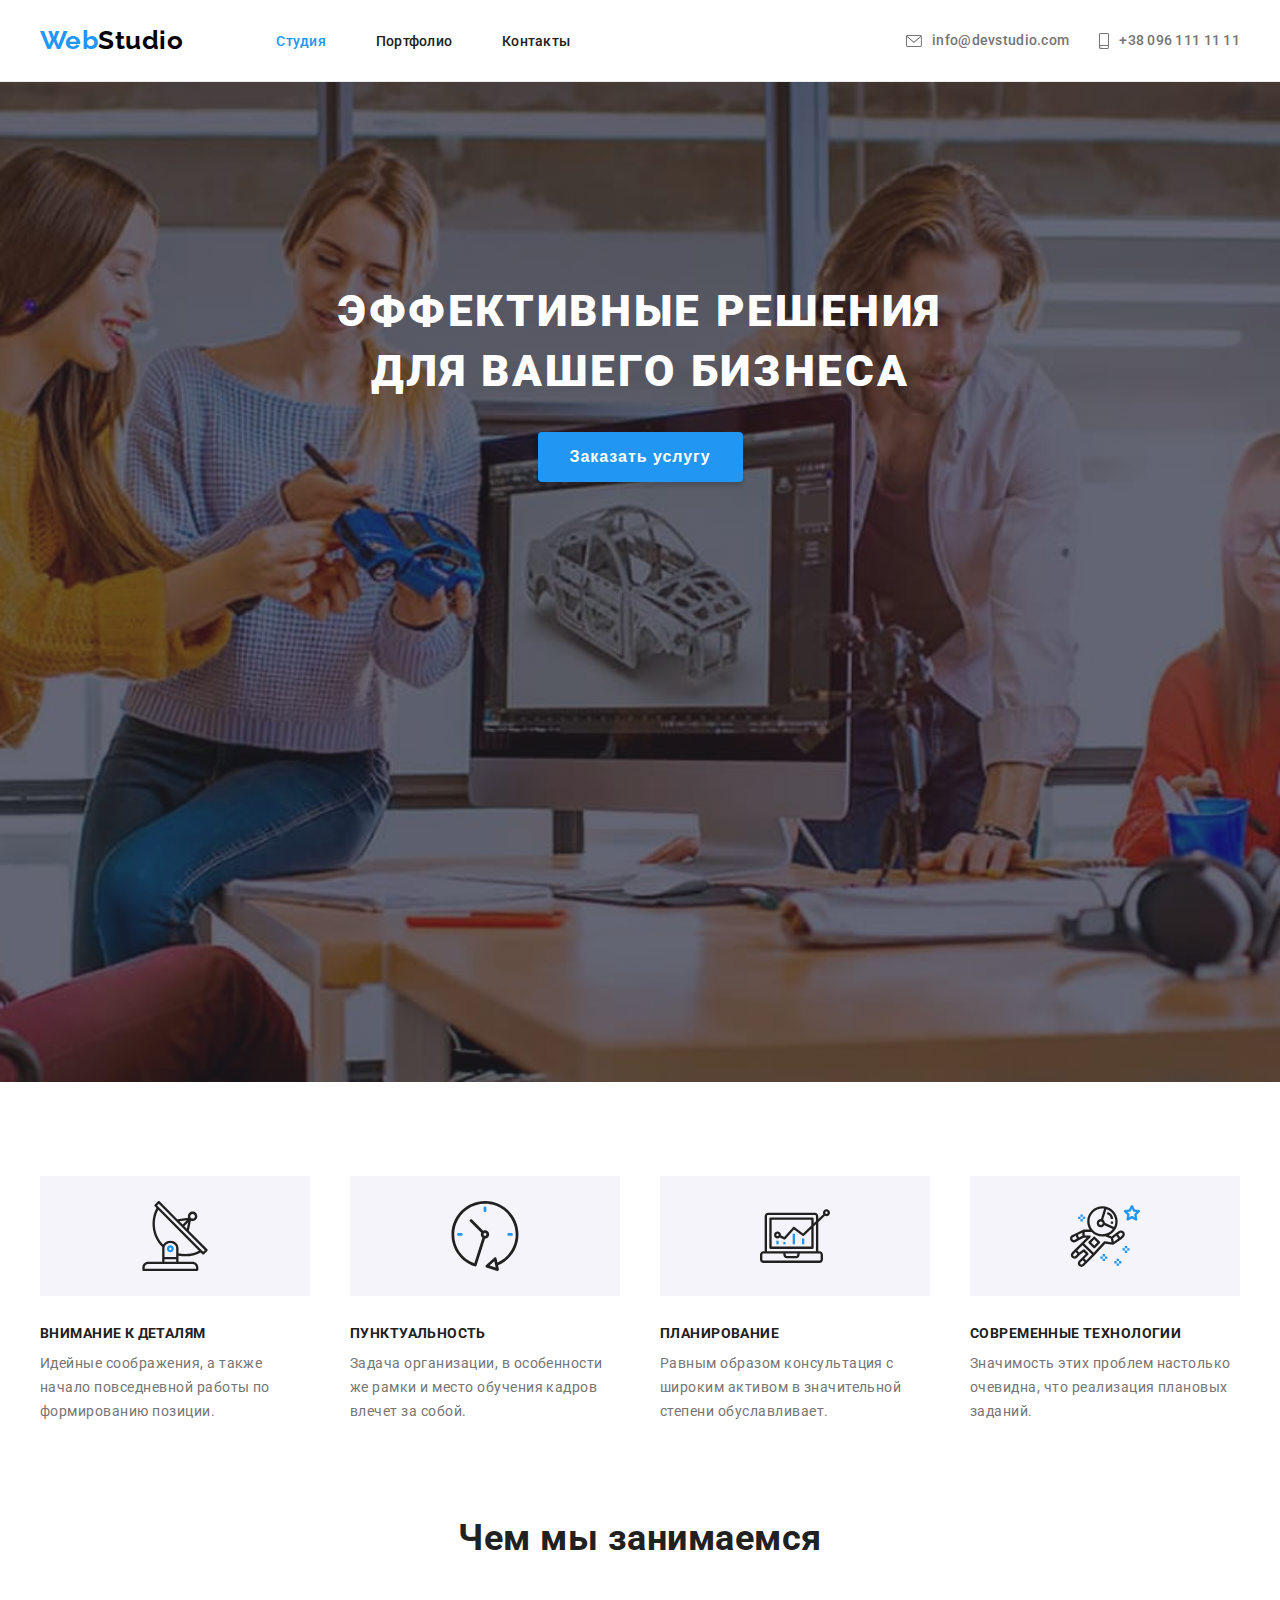
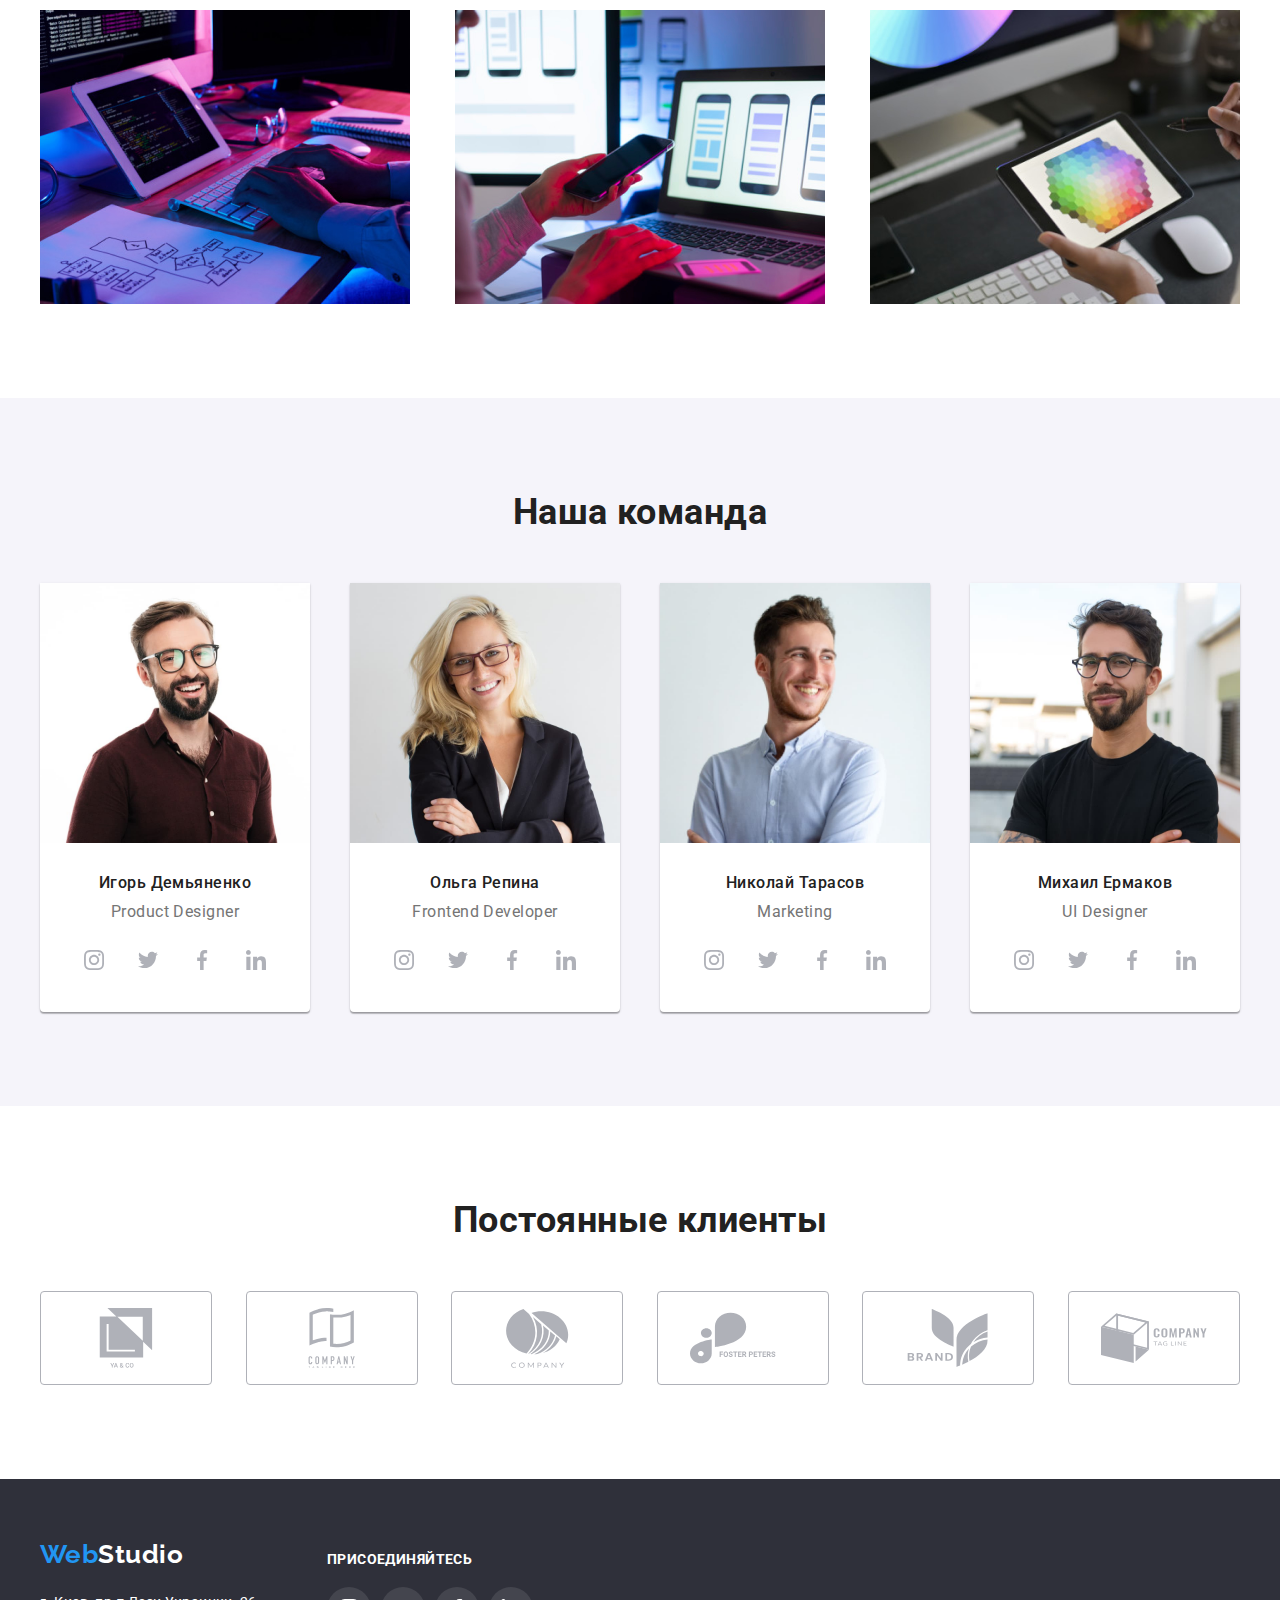
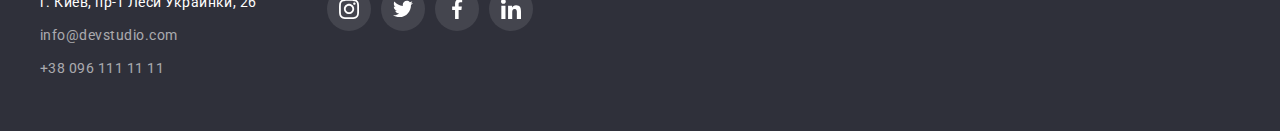
<file: index.html>
<!DOCTYPE html>
<html lang="ru">
<head>
    <meta charset="UTF-8">
    <meta http-equiv="X-UA-Compatible" content="IE=edge">
    <meta name="viewport" content="width=device-width, initial-scale=1.0">
    <title>WebStudio</title>
    <link rel="stylesheet" href="https://cdnjs.cloudflare.com/ajax/libs/modern-normalize/1.1.0/modern-normalize.min.css" integrity="sha512-wpPYUAdjBVSE4KJnH1VR1HeZfpl1ub8YT/NKx4PuQ5NmX2tKuGu6U/JRp5y+Y8XG2tV+wKQpNHVUX03MfMFn9Q==" crossorigin="anonymous" referrerpolicy="no-referrer" />
    <link rel="preconnect" href="https://fonts.googleapis.com">
    <link rel="preconnect" href="https://fonts.gstatic.com" crossorigin>
    <link href="https://fonts.googleapis.com/css2?family=Raleway:wght@700&family=Roboto:wght@400;500;700;900&display=swap" rel="stylesheet">
    <link rel="stylesheet" href="./css/style.css">
</head>
<body>    
         <!-- Шапка-->
        <header class="header">
            <!-- Верхняя линия-->
            <div class="container header-container">
                <a href="./index.html" class="link-logo">Web<span class="logo-black">Studio</span></a>
                <nav class="nav">
                    <ul class="nav-list">
                        <li><a href="./index.html" class="nav-link general-link">Студия</a></li>
                        <li><a href="./portfolio.html" class="nav-link">Портфолио</a></li>
                        <li><a href="./contact.html" class="nav-link">Контакты</a></li>
                    </ul>
                </nav>
                <ul class="info-list">
                    <li>
                        <a href="mailto:info@devstudio.com" class="info-link">                            
                            <svg class="info-icon" width="16" height="12">
                                <use href="./img/icons.svg#icon-envelope"></use>
                            </svg>
                            info@devstudio.com
                        </a> 
                    </li>
                    <li>
                        <a href="tel:+380961111111" class="info-link">                            
                            <svg class="info-icon" width="10" height="16">
                                <use href="./img/icons.svg#icon-phone"></use>
                            </svg>
                            +38 096 111 11 11
                        </a>
                    </li>              
                </ul>
            </div>
        </header>  
        <!-- Текст--> 
        <main>
            <!--Эффективные решения для вашего бизнеса-->
            <section class="hero">
                <div class="container">
                    <h1 class="hero-title">Эффективные решения для вашего бизнеса</h1>
                    <button type="button" class="button">Заказать услугу</button> 
                </div>
            </section>            
            <!-- Особености-->
            <section class="specifics">
                <div class="container">
                    <ul class="specifics-list">
                        <li>
                            <div class="specifics-icon">                        
                                <svg width="70" height="70">
                                    <use href="./img/icons.svg#icon-antenna"></use>
                                </svg>
                            </div>    
                            <h3 class="specifics-title">Внимание к деталям</h3>
                            <p class="specifics-text">Идейные соображения, а также начало повседневной работы по формированию позиции.</p>
                        </li>
                        <li>
                            <div class="specifics-icon">
                                <svg width="70" height="70">
                                    <use href="./img/icons.svg#icon-clock"></use>
                                </svg>
                            </div>    
                            <h3 class="specifics-title">Пунктуальность</h3>
                            <p class="specifics-text">Задача организации, в особенности же рамки и место обучения кадров влечет за собой.</p>
                        </li>
                        <li>
                            <div class="specifics-icon">
                                <svg width="70" height="70">
                                    <use href="./img/icons.svg#icon-diagram"></use>
                                </svg>
                            </div>    
                            <h3 class="specifics-title">Планирование</h3>
                            <p class="specifics-text">Равным образом консультация с широким активом в значительной степени обуславливает.</p>
                        </li>
                        <li>
                            <div class="specifics-icon">
                                <svg width="70" height="70">
                                    <use href="./img/icons.svg#icon-astronaut"></use>
                                </svg>
                            </div>
                            <h3 class="specifics-title">Современные технологии</h3>
                            <p class="specifics-text">Значимость этих проблем настолько очевидна, что реализация плановых заданий.</p>
                        </li>
                    </ul>
                </div>
            </section>
            <!-- Чем мы занимаемся-->
            <section class="business">
                <div class="container">
                    <h2 class="title">Чем мы занимаемся</h2>
                    <ul class="business-list">
                        <li><img src="img/box1.jpg" alt="Написания кода" width="370"></li>
                        <li><img src="img/box2.jpg" alt="Мониторинг" width="370"></li>
                        <li><img src="img/box3.jpg" alt="Рабочая среда" width="370"></li>                
                    </ul>
                </div>
            </section>
            <!-- Наша команда-->
            <section class="team">
                <div class="container">
                    <h2 class="title">Наша команда</h2>
                    <ul class="team-list">
                        <li>
                            <img src="img/photo1.jpg" alt="Написания кода" width="270">
                            <div class="team-item-wraper">
                                <h3 class="team-title">Игорь Демьяненко</h3>
                                <p class="team-text">Product Designer</p>
                                <div class="team-box">
                                    <a href="" class="team-box-link">
                                        <svg width="20" height="20">
                                            <use href="./img/icons.svg#icon-instagram"></use>
                                        </svg>
                                    </a>
                                    <a href="" class="team-box-link">
                                        <svg width="20" height="20">
                                            <use href="./img/icons.svg#icon-twitter"></use>
                                        </svg>
                                    </a>
                                    <a href="" class="team-box-link">
                                        <svg width="20" height="20">
                                            <use href="./img/icons.svg#icon-facebook"></use>
                                        </svg>
                                    </a>
                                    <a href="" class="team-box-link">
                                        <svg width="20" height="20">
                                            <use href="./img/icons.svg#icon-linkedin"></use>
                                        </svg>
                                    </a>
                                </div>
                            </div>
                        </li>
                        <li>
                            <img src="img/photo2.jpg" alt="Мониторинг" width="270">
                            <div class="team-item-wraper">
                                <h3 class="team-title">Ольга Репина</h3>
                                <p class="team-text">Frontend Developer</p>
                                <div class="team-box">
                                    <a href="" class="team-box-link">
                                        <svg width="20" height="20">
                                            <use href="./img/icons.svg#icon-instagram"></use>
                                        </svg>
                                    </a>
                                    <a href="" class="team-box-link">
                                        <svg width="20" height="20">
                                            <use href="./img/icons.svg#icon-twitter"></use>
                                        </svg>
                                    </a>
                                    <a href="" class="team-box-link">
                                        <svg width="20" height="20">
                                            <use href="./img/icons.svg#icon-facebook"></use>
                                        </svg>
                                    </a>
                                    <a href="" class="team-box-link">
                                        <svg width="20" height="20">
                                            <use href="./img/icons.svg#icon-linkedin"></use>
                                        </svg>
                                    </a>
                                </div>
                            </div>
                        </li>
                        <li>
                            <img src="img/photo3.jpg" alt="Рабочая среда" width="270">
                            <div class="team-item-wraper">
                                <h3 class="team-title">Николай Тарасов</h3>
                                <p class="team-text">Marketing</p>
                                <div class="team-box">
                                    <a href="" class="team-box-link">
                                        <svg width="20" height="20">
                                            <use href="./img/icons.svg#icon-instagram"></use>
                                        </svg>
                                    </a>
                                    <a href="" class="team-box-link">
                                        <svg width="20" height="20">
                                            <use href="./img/icons.svg#icon-twitter"></use>
                                        </svg>
                                    </a>
                                    <a href="" class="team-box-link">
                                        <svg width="20" height="20">
                                            <use href="./img/icons.svg#icon-facebook"></use>
                                        </svg>
                                    </a>
                                    <a href="" class="team-box-link">
                                        <svg width="20" height="20">
                                            <use href="./img/icons.svg#icon-linkedin"></use>
                                        </svg>
                                    </a>
                                </div>
                            </div>
                        </li>
                        <li>
                            <img src="img/photo4.jpg" alt="Рабочая среда" width="270">
                            <div class="team-item-wraper">
                                <h3 class="team-title">Михаил Ермаков</h3>
                                <p class="team-text">UI Designer</p>
                                <div class="team-box">
                                    <a href="" class="team-box-link">
                                        <svg width="20" height="20">
                                            <use href="./img/icons.svg#icon-instagram"></use>
                                        </svg>
                                    </a>
                                    <a href="" class="team-box-link">
                                        <svg width="20" height="20">
                                            <use href="./img/icons.svg#icon-twitter"></use>
                                        </svg>
                                    </a>
                                    <a href="" class="team-box-link">
                                        <svg width="20" height="20">
                                            <use href="./img/icons.svg#icon-facebook"></use>
                                        </svg>
                                    </a>
                                    <a href="" class="team-box-link">
                                        <svg width="20" height="20">
                                            <use href="./img/icons.svg#icon-linkedin"></use>
                                        </svg>
                                    </a>
                                </div>
                            </div>
                        </li>                
                    </ul>
                </div>
            </section>
            <!--Клиенты-->
            <section class="client">
                <div class="container">
                    <h2 class="title">Постоянные клиенты</h2>
                    <div class="client-box">
                        <a href="" class="client-box-link">                            
                            <svg class="client-svg-link" width="106" height="60">
                                <use href="./img/icons.svg#icon-yaco"></use>
                            </svg>                            
                        </a>
                        <a href="" class="client-box-link">                            
                            <svg class="client-svg-link" width="106" height="60">
                                <use href="./img/icons.svg#icon-tagline-here"></use>
                            </svg>                            
                        </a>
                        <a href="" class="client-box-link">                            
                            <svg class="client-svg-link" width="106" height="60">
                                <use href="./img/icons.svg#icon-company"></use>
                            </svg>                            
                        </a>
                        <a href="" class="client-box-link">                            
                            <svg class="client-svg-link" width="106" height="60">
                                <use href="./img/icons.svg#icon-foster"></use>
                            </svg>                           
                        </a>
                        <a href="" class="client-box-link">                            
                            <svg class="client-svg-link" width="106" height="60">
                                <use href="./img/icons.svg#icon-brand"></use>
                            </svg>                            
                        </a>
                        <a href="" class="client-box-link">                            
                            <svg class="client-svg-link" width="106" height="60">
                                <use href="./img/icons.svg#icon-tag-line"></use>
                            </svg>                            
                        </a>
                    </div>
                </div>
            </section>
        </main>
        <!-- Подвал-->
        <footer class="footer">
            <div class="container footer-block">
                <div class="footer-info">
                    <a href="./" class="link-logo">Web<span class="logo-white">Studio</span></a>
                    <address class="address-footer">
                        <ul class="address-list">
                            <li class="list-info"><a href="./https://www.google.com.ua/maps/place/бульвар+Лесі+Українки,+26,+Київ,+02000/@50.4265841,30.5361971,17z/data=!3m1!4b1!4m5!3m4!1s0x40d4cf0e033ecbe9:0x57a4dffefec77da0!8m2!3d50.4265807!4d30.5383858?hl=uk" class="address-maps">г. Киев, пр-т Леси Украинки, 26</a></li>
                            <li class="list-info"><a href="mailto:info@devstudio.com" class="footer-info">info@devstudio.com</a></li>
                            <li class="list-info"><a href="tel:+380961111111" class="footer-info">+38 096 111 11 11</a></li>
                        </ul>
                    </address>
                </div>
                <div class="footer-social">
                    <h3 class="footer-social-text">присоединяйтесь</h3>
                    <ul class="footer-social-list">
                        <li>
                            <a href="" class="footer-social-link">
                                <svg width="20" height="20">
                                    <use href="./img/icons.svg#icon-instagram"></use>
                                </svg>
                            </a>
                        </li>
                        <li>
                            <a href="" class="footer-social-link">
                                <svg width="20" height="20">
                                    <use href="./img/icons.svg#icon-twitter"></use>
                                </svg>
                            </a>
                        </li>
                        <li>
                            <a href="" class="footer-social-link">
                                <svg width="20" height="20">
                                    <use href="./img/icons.svg#icon-facebook"></use>
                                </svg>
                            </a>
                        </li>
                        <li>
                            <a href="" class="footer-social-link">
                                <svg width="20" height="20">
                                    <use href="./img/icons.svg#icon-linkedin"></use>
                                </svg>
                            </a>
                        </li>
                    </ul>
                </div>
            </div>    
        </footer>   
</body>
</html>
</file>
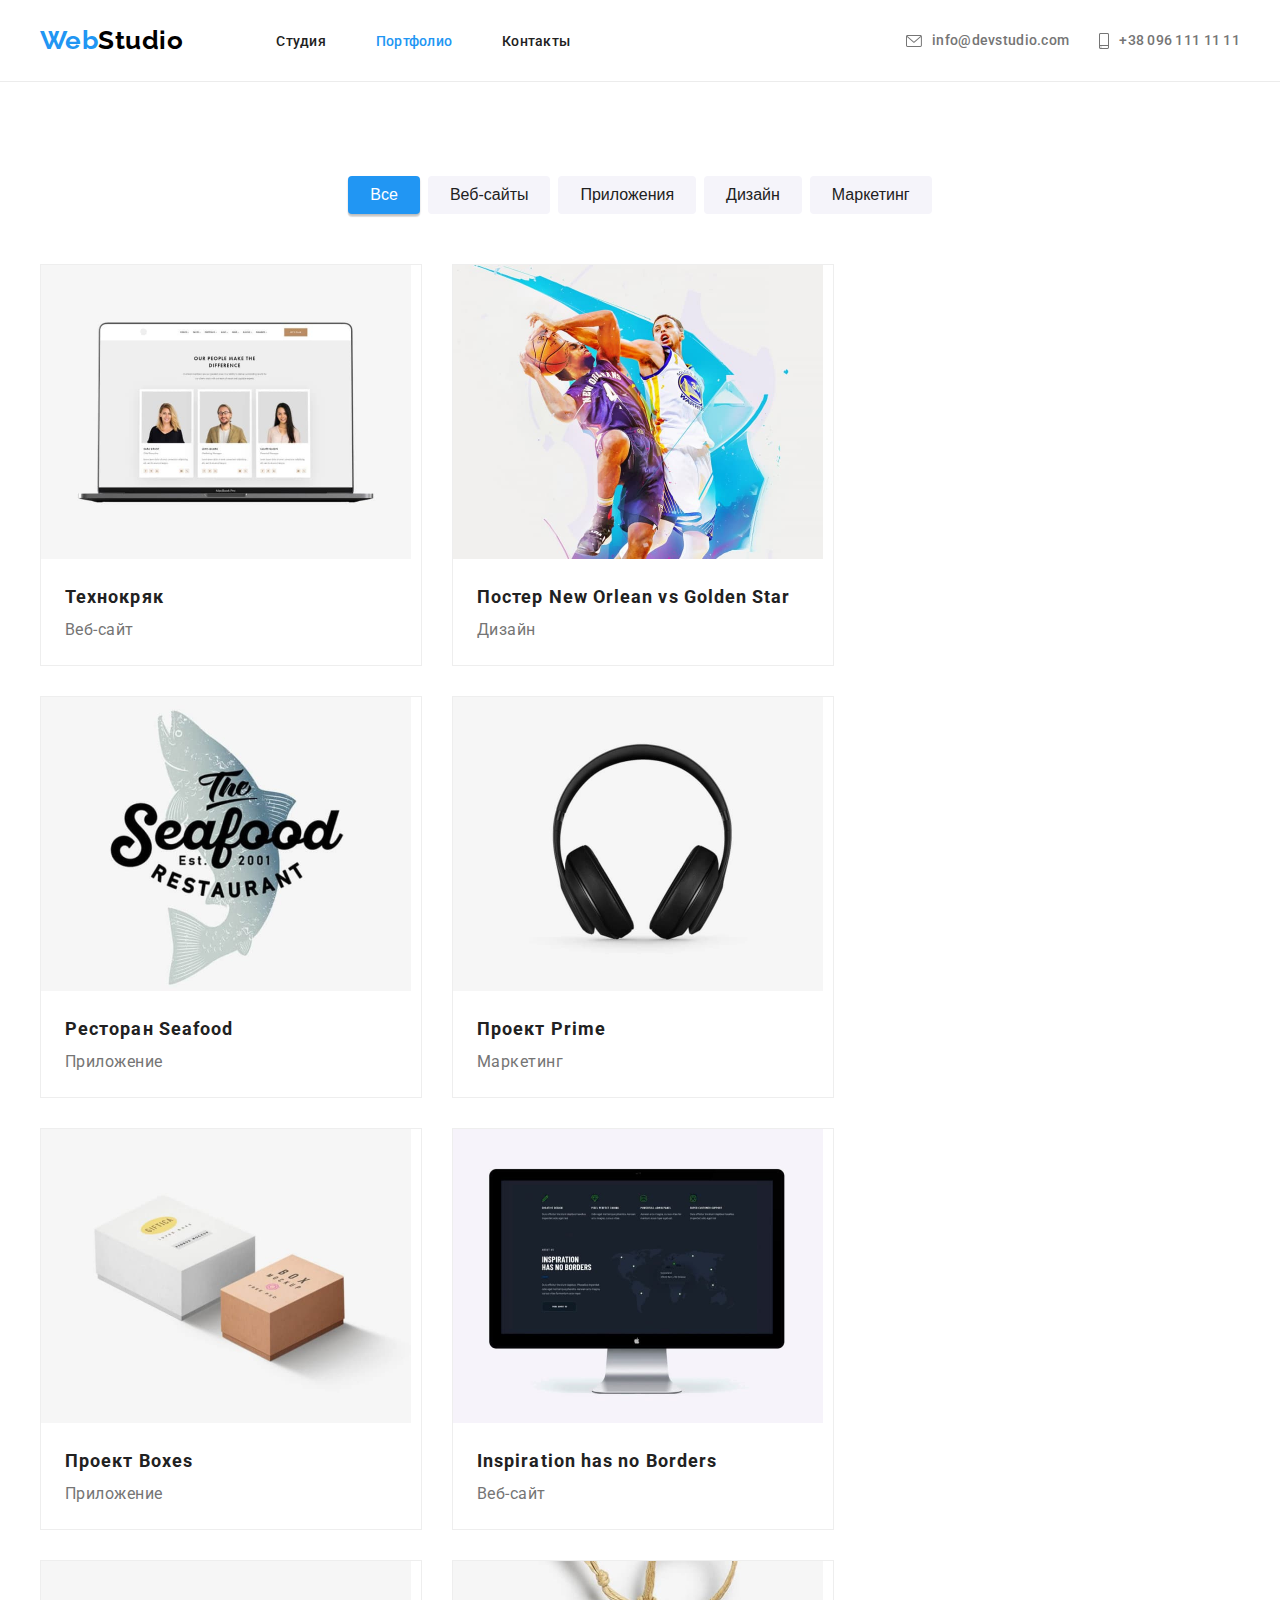
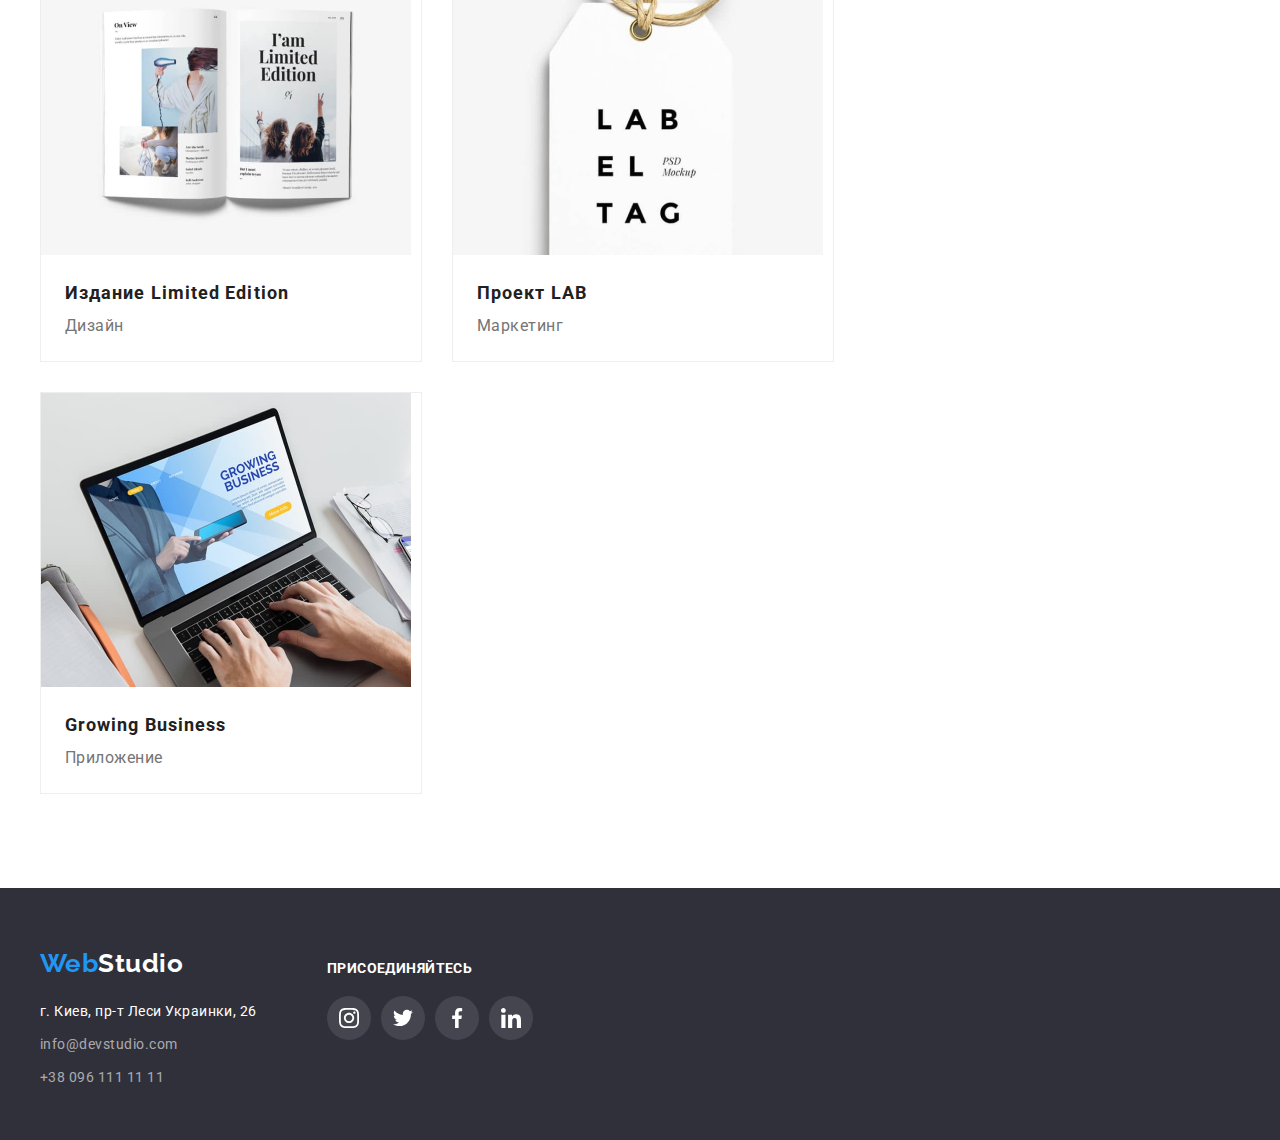
<file: portfolio.html>
<!DOCTYPE html>
<html lang="ru">
    <head>
        <meta charset="UTF-8">
        <meta http-equiv="X-UA-Compatible" content="IE=edge">
        <meta name="viewport" content="width=device-width, initial-scale=1.0">
        <title>WebStudio</title>
        <link rel="stylesheet" href="https://cdnjs.cloudflare.com/ajax/libs/modern-normalize/1.1.0/modern-normalize.min.css" integrity="sha512-wpPYUAdjBVSE4KJnH1VR1HeZfpl1ub8YT/NKx4PuQ5NmX2tKuGu6U/JRp5y+Y8XG2tV+wKQpNHVUX03MfMFn9Q==" crossorigin="anonymous" referrerpolicy="no-referrer" />
        <link rel="preconnect" href="https://fonts.googleapis.com">
        <link rel="preconnect" href="https://fonts.gstatic.com" crossorigin>
        <link href="https://fonts.googleapis.com/css2?family=Raleway:wght@700&family=Roboto:wght@400;500;700;900&display=swap" rel="stylesheet">
        <link rel="stylesheet" href="./css/style.css">
    </head>
    <body>    
        <!-- Шапка-->
        <header class="header">
            <!-- Верхняя линия-->
            <div class="container header-container">
                <a href="./index.html" class="link-logo">Web<span class="logo-black">Studio</span></a>
                <nav class="nav">
                    <ul class="nav-list">
                        <li><a href="./index.html" class="nav-link">Студия</a></li>
                        <li><a href="./portfolio.html" class="nav-link general-link">Портфолио</a></li>
                        <li><a href="./contact.html" class="nav-link">Контакты</a></li>
                    </ul>
                </nav>
                <ul class="info-list">
                    <li>
                        <a href="mailto:info@devstudio.com" class="info-link">                            
                            <svg class="info-icon" width="16" height="12">
                                <use href="./img/icons.svg#icon-envelope"></use>
                            </svg>
                            info@devstudio.com
                        </a> 
                    </li>
                    <li>
                        <a href="tel:+380961111111" class="info-link">                            
                            <svg class="info-icon" width="10" height="16">
                                <use href="./img/icons.svg#icon-phone"></use>
                            </svg>
                            +38 096 111 11 11
                        </a>
                    </li>              
                </ul>
            </div>
        </header>  
        <!-- Текст--> 
        <main>
            <section class="section-list">
                <div class="container">
                    <ul class="key-list">
                        <li class="key-button"><button type="button" class="key general-key">Все</button></li>
                        <li class="key-button"><button type="button" class="key">Веб-сайты</button></li>
                        <li class="key-button"><button type="button" class="key">Приложения</button></li>
                        <li class="key-button"><button type="button" class="key">Дизайн</button></li>
                        <li class="key-button"><button type="button" class="key">Маркетинг</button></li>
                    </ul>
                    <ul class="navigation-list">
                        <li class="list">
                            <a href="" class="link-navigation">
                                <img src="img/tehnokriak.jpg" alt="Технокряк" width="370">
                                <div class="list-text">
                                    <h2 class="text-title">Технокряк</h2>
                                    <p class="indent-text">Веб-сайт</p>
                                </div>
                            </a>
                        </li>
                        <li class="list">
                            <a href="" class="link-navigation">
                                <img src="img/poster.jpg" alt="Постер New Orlean vs Golden Star" width="370">
                                <div class="list-text">
                                    <h2 class="text-title">Постер New Orlean vs Golden Star</h2>
                                    <p class="indent-text">Дизайн</p>
                                </div>
                            </a>
                        </li>
                        <li class="list">
                            <a href="" class="link-navigation">
                                <img src="img/restaurant.jpg" alt="Ресторан Seafood" width="370">
                                <div class="list-text">
                                    <h2 class="text-title">Ресторан Seafood</h2>
                                    <p class="indent-text">Приложение</p>
                                </div>
                            </a>
                        </li>
                        <li class="list">
                            <a href="" class="link-navigation">
                                <img src="img/prime.jpg" alt="Проект Prime" width="370">
                                <div class="list-text">
                                    <h2 class="text-title">Проект Prime</h2>
                                    <p class="indent-text">Маркетинг</p>
                                </div>
                            </a>
                        </li>
                        <li class="list">
                            <a href="" class="link-navigation">
                                <img src="img/boxes.jpg" alt="Проект Boxes" width="370">
                                <div class="list-text">
                                    <h2 class="text-title">Проект Boxes</h2>
                                    <p class="indent-text">Приложение</p>
                                </div>
                            </a>
                        </li>
                        <li class="list">
                            <a href="" class="link-navigation">
                                <img src="img/website.jpg" alt="Inspiration has no Borders" width="370">
                                <div class="list-text">
                                    <h2 class="text-title">Inspiration has no Borders</h2>
                                    <p class="indent-text">Веб-сайт</p>
                                </div>
                            </a>
                        </li>
                        <li class="list">
                            <a href="" class="link-navigation">
                                <img src="img/edition.jpg" alt="Издание Limited Edition" width="370">
                                <div class="list-text">
                                    <h2 class="text-title">Издание Limited Edition</h2>
                                    <p class="indent-text">Дизайн</p>
                                </div>
                            </a>
                        </li>
                        <li class="list">
                            <a href="" class="link-navigation">
                                <img src="img/lab.jpg" alt="Проект LAB" width="370">
                                <div class="list-text">
                                    <h2 class="text-title">Проект LAB</h2>
                                    <p class="indent-text">Маркетинг</p>
                                </div>
                            </a>
                        </li>
                        <li class="list">
                            <a href="" class="link-navigation">
                                <img src="img/business.jpg" alt="Growing Business" width="370">
                                <div class="list-text">
                                    <h2 class="text-title">Growing Business</h2>
                                    <p class="indent-text">Приложение</p>
                                </div>
                            </a>
                        </li>
                    </ul>
                </div>
            </section>
        </main>
        <!-- Подвал-->
        <footer class="footer">
            <div class="container footer-block">
                <div class="footer-info">
                    <a href="./" class="link-logo">Web<span class="logo-white">Studio</span></a>
                    <address class="address-footer">
                        <ul class="address-list">
                            <li class="list-info"><a href="./https://www.google.com.ua/maps/place/бульвар+Лесі+Українки,+26,+Київ,+02000/@50.4265841,30.5361971,17z/data=!3m1!4b1!4m5!3m4!1s0x40d4cf0e033ecbe9:0x57a4dffefec77da0!8m2!3d50.4265807!4d30.5383858?hl=uk" class="address-maps">г. Киев, пр-т Леси Украинки, 26</a></li>
                            <li class="list-info"><a href="mailto:info@devstudio.com" class="footer-info">info@devstudio.com</a></li>
                            <li class="list-info"><a href="tel:+380961111111" class="footer-info">+38 096 111 11 11</a></li>
                        </ul>
                    </address>
                </div>
                <div class="footer-social">
                    <h3 class="footer-social-text">присоединяйтесь</h3>
                    <ul class="footer-social-list">
                        <li>
                            <a href="" class="footer-social-link">
                                <svg width="20" height="20">
                                    <use href="./img/icons.svg#icon-instagram"></use>
                                </svg>
                            </a>
                        </li>
                        <li>
                            <a href="" class="footer-social-link">
                                <svg width="20" height="20">
                                    <use href="./img/icons.svg#icon-twitter"></use>
                                </svg>
                            </a>
                        </li>
                        <li>
                            <a href="" class="footer-social-link">
                                <svg width="20" height="20">
                                    <use href="./img/icons.svg#icon-facebook"></use>
                                </svg>
                            </a>
                        </li>
                        <li>
                            <a href="" class="footer-social-link">
                                <svg width="20" height="20">
                                    <use href="./img/icons.svg#icon-linkedin"></use>
                                </svg>
                            </a>
                        </li>
                    </ul>
                </div>
            </div>    
        </footer>       
    </body>
</html>
</file>
<file: css/style.css>
:root {
    --main-text-color: #757575;
    --secondary-text-color: #212121;
    --white-color: #FFFFFF;
    --blue-color: #2196F3;
    --black-color: #000000;
    --gray-button: #F5F4FA;
}
body {
    background-color: var(--white-color);
    color: var(--main-text-color);
    font-family: Roboto, sans-serif;
    letter-spacing: 0.03em;
    margin: 0;
    padding: 0;
}
ul {
    list-style: none;
    margin: 0;
    padding: 0;
}
.container {
    padding: 0 15px;
    width: 1200px;
    margin: 0 auto;
}
h1,h2,h3,h4,h5,h6,p {
    margin: 0;
}
img {
    max-width: 100%;
    display: block;
    height: auto;
}
/*Шапка*/
.header {
    border-bottom: 1px solid #ECECEC; 
    padding: 25px 0; 
}
.header-container {
   display: flex;
   align-items: center;   
}
.link-logo {
    font-weight: 700;
    font-size: 26px;
    line-height: 1.2;
    font-family: Raleway, sans-serif;
    color: var(--blue-color);
    text-decoration: none;
    display: inline-block;
}
.logo-black {
    color: black;
}
.nav {
    margin-left: 93px;
}
.nav-list{
    display: flex;
    width: 294px;
    justify-content: space-between;
}
.nav-link {
    font-weight: 500;
    font-size: 14px;
    line-height: 1.14;
    color: var(--secondary-text-color);
    letter-spacing: 0.02em;
    text-decoration: none;
}
.nav-link:hover,
.nav-link:focus {
    color: var(--blue-color);
}
.info-list{
    display: flex;
    margin-left: auto;
}
.info-list li {
    margin-right: 30px;
}
.info-list li:last-child {
    margin-right: 0;
}
.info-link {
    height: 16px;
    font-weight: 500;
    font-size: 14px;
    line-height: 1.14;
    color: var(--main-text-color);
    letter-spacing: 0.02em;
    text-decoration: none;
    display: flex;
    align-items: center;
}
.info-link:hover,
.info-link:focus {
    color: var(--blue-color);
}
.info-icon {
    margin-right: 10px;
    fill: currentColor;
}
.info-icon:hover,
.info-icon:focus {
    fill: var(--blue-color);
}
/*Секция Герой*/
.hero {
    background-color: #2F303A;
    text-align: center;
    padding-top: 200px;
    padding-bottom: 200px;
    max-width: 1600px;
    height: 600px;
    margin-left: auto;
    margin-right: auto;
    background-image: linear-gradient(to right,
        rgba(47, 48, 58, 0.4),
        rgba(47, 48, 58, 0.4)), 
        url(../img/header.jpg);
    background-repeat: no-repeat;
    background-position: center;
    background-size: cover;
}
.hero-title {
    font-weight: 900;
    font-size: 44px;
    line-height: 1.36;
    letter-spacing: 0.06em;
    color: var(--white-color);
    text-transform: uppercase;
    margin: 0px auto 30px auto;
    width: 696px;
}
.button {
    color: var(--white-color);
    background-color: var(--blue-color);
    font-weight: 700;
    font-size: 16px;
    line-height: 1.87;
    letter-spacing: 0.06em;
    margin: 0px auto;
    box-shadow: 0px 4px 4px rgba(0, 0, 0, 0.15);
    border-radius: 4px;
    border: none;
    padding: 10px 32px;
    cursor: pointer;
}
/*Особености*/
.specifics {
    padding-top: 94px;
    padding-bottom: 94px;
}
.specifics-list {
    display: flex;
    justify-content: space-between;
}
.specifics-icon {
    display: flex;
    background-color: var(--gray-button);
    margin-bottom: 30px;
    justify-content: center;
    padding-top: 25px;
    padding-bottom: 25px; 
}
.specifics-list li {
    width: 270px;
}
.specifics-title {  
    margin-bottom: 10px;    
    font-weight: 700;
    font-size: 14px;
    line-height: 1.14;
    letter-spacing: 0.03em;
    color: var(--secondary-text-color);
    text-transform: uppercase;
}
.specifics-text {
    font-size: 14px;
    line-height: 1.71;
}
/*Чем мы занимаемся*/
.business {
   padding-bottom: 94px;
}
.title {
    font-weight: 700;
    font-size: 36px;
    line-height: 1.16;
    text-align: center;
    color: var(--secondary-text-color);
    margin-bottom: 50px;
}
.business-list {
    display: flex;
    justify-content: space-between;
}
/*Наша команда*/
.team {
    padding: 94px 0;
    background-color: var(--gray-button);;
}
.team-list {
    display: flex;
    justify-content: space-between;
}
.team-list li {
    background: #FFFFFF;
    box-shadow: 0px 1px 3px rgba(0, 0, 0, 0.12), 0px 1px 1px rgba(0, 0, 0, 0.14), 0px 2px 1px rgba(0, 0, 0, 0.2);
    border-radius: 0px 0px 4px 4px;
}
.team-item-wraper {
    padding: 30px 0;
}
.team-title {
    font-weight: 500;
    font-size: 16px;
    line-height: 1.19;
    text-align: center;
    color: var(--secondary-text-color);
    margin-bottom: 10px;
}
.team-text {
    font-size: 16px;
    line-height: 1.19;
    text-align: center;
    margin-bottom: 16px;
} 
.team-box {
    display: flex;
    width: 100%;
    justify-content: center;
    align-items: center;
}
.team-box-link {
    width: 44px;
    height: 44px;
    background-color: var(--white-color);
    border-radius: 50%;
    display: flex;
    align-items: center;
    justify-content: center;
    margin-right: 10px;
}
.team-box-link:last-child {
    margin-right: 0;
}
.team-box-link:hover,
.team-box-link:focus {
    background-color: var(--blue-color);
}
.team-box-link svg {
    fill: #AFB1B8;
}
.team-box-link:hover svg,
.team-box-link:focus svg {
    fill: var(--white-color);
}
/*Клиенты*/
.client {
    padding-top: 94px;
    padding-bottom: 94px;
}
.client-box {
    display: flex;
    justify-content: space-between;
}
.client-box-link {
    display: flex;
    border: 1px solid #AFB1B8;
    border-radius: 4px;
    width: 170px;
    height: 92px;
    align-items: center;
    justify-content: center;
    color: #AFB1B8;
}
.client-box-link:hover,
.client-box-link:focus {
    border: 1px solid var(--blue-color);
    color: var(--blue-color);
}
.client-svg-link {
    fill: currentColor;
}
.client-svg-link:hover,
.client-svg-link:focus {
    fill: var(--blue-color);
}
/*Подвал*/
.footer {
    background-color: #2F303A;
    padding: 0 15px;
    margin-left: auto;
    margin-right: auto;
    height: 252px;
}
.footer-block {
    display: flex;
}
.footer-info {
    margin-top: 60px;
}
.logo-white {
    color: white;
}
.address-footer {
    font-style: normal;
    margin-top: 20px;
}
.address-list {
    margin: 0px;
    padding: 0px;
}
.address-list .list-info+ .list-info {
    margin-top: 9px;
}
.address-maps {
    text-decoration: none;
    font-size: 14px;
    line-height: 1.71;
    color: var(--white-color);
    
}
.footer-info {
    font-size: 14px;
    line-height: 1.71;
    color: rgba(255, 255, 255, 0.6);
    text-decoration: none;
}
.footer-social {
    width: 206px;
    margin-left: 70px;
    margin-top: 72px;
}
.footer-social-text {
    font-size: 14px;
    letter-spacing: 0.03em;
    text-transform: uppercase;
    color: var(--white-color);
    margin-bottom: 20px;
}
.footer-social-list {
    display: flex;
    justify-content: space-between;
}
.footer-social-link {
    width: 44px;
    height: 44px;
    background-color: rgba(255, 255, 255, 0.1);;
    border-radius: 50%;
    display: flex;
    align-items: center;
    justify-content: center;
}
.footer-social-link svg {
    fill: var(--white-color);
}
.footer-social-link:hover,
.footer-social-link:focus {
    background-color: var(--blue-color);
}
/*Портфолио css*/
.general-link {
    color: var(--blue-color);
}
.general-link:hover,
.general-link:focus {
    
}
.section-list {
    padding-top: 94px;
    padding-bottom: 94px;
}
.key-list {
    margin-bottom: 50px;
    display: flex;
    justify-content: center;
}
.key-list .key-button+ .key-button {
    margin-left: 8px;
}
.key {
    color: var(--secondary-text-color);
    background-color: var(--gray-button);
    font-weight: 500;
    font-size: 16px;
    line-height: 1.63;
    text-align: center;
    border-radius: 4px;
    border: none;
    padding: 6px 22px;
}
.key:hover,
.key:focus {
    color: var(--white-color);
    background-color: var(--blue-color);
    box-shadow: 0px 3px 1px rgba(0, 0, 0, 0.1), 0px 1px 2px rgba(0, 0, 0, 0.08), 0px 2px 2px rgba(0, 0, 0, 0.12);
}
.general-key {
    color: var(--white-color);
    background-color: var(--blue-color);
    box-shadow: 0px 3px 1px rgba(0, 0, 0, 0.1), 0px 1px 2px rgba(0, 0, 0, 0.08), 0px 2px 2px rgba(0, 0, 0, 0.12);
}
.navigation-list {
    display: flex;
    flex-wrap: wrap;
    margin-top: -30px;
    margin-left: -30px;
}
.list {
    border: 1px solid #EEEEEE;
    flex-basis: calc(100% / 3 - 30px);
    margin-top: 30px;
    margin-left: 30px;
}
.link-navigation {
   text-decoration: none; 
   display: block;
} 
.link-navigation:hover,
.link-navigation:focus {
    box-shadow: 0px 1px 1px rgba(0, 0, 0, 0.12), 0px 4px 4px rgba(0, 0, 0, 0.06), 1px 4px 6px rgba(0, 0, 0, 0.16);
}
.list-text {
    padding: 20px 24px;
}
.text-title {
    color: var(--secondary-text-color);
    font-weight: 700;
    font-size: 18px;
    line-height: 2;
    letter-spacing: 0.06em;
}
.indent-text {
    font-size: 16px;
    line-height: 1.87;
    color: var(--main-text-color);
}
</file>
